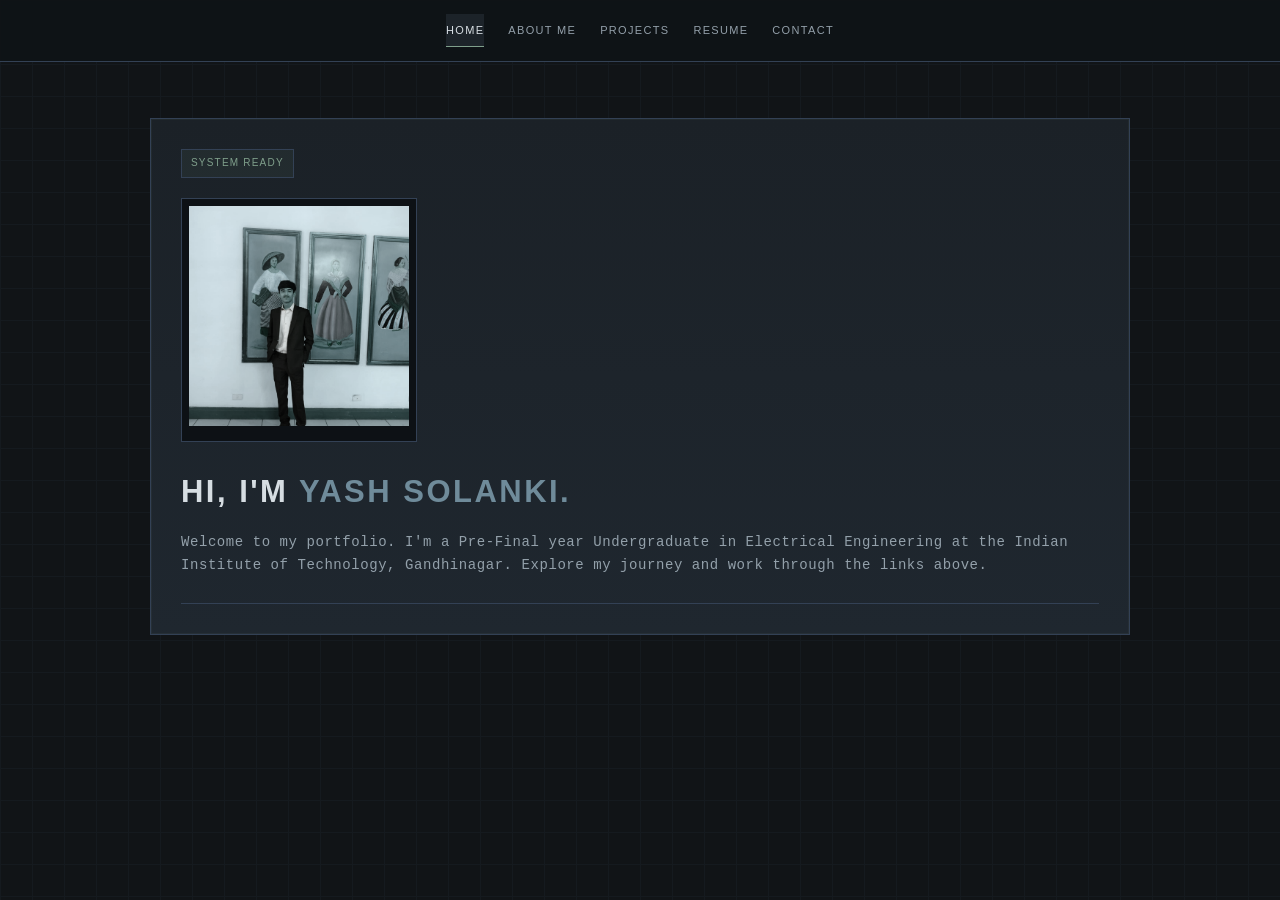
<file: index.html>
<!DOCTYPE html>
<html lang="en">
<head>
  <meta charset="UTF-8">
  <meta name="viewport" content="width=device-width, initial-scale=1.0">
  <title>Yash Solanki | Portfolio</title>
  <meta name="description" content="Portfolio of Yash Solanki, Undergraduate in Electrical Engineering at IIT Gandhinagar.">
  <link rel="stylesheet" href="https://cdnjs.cloudflare.com/ajax/libs/animate.css/4.1.1/animate.min.css" />
  <link rel="stylesheet" href="styles.css">

</head>
<body>

  <nav>
    <a href="index.html" class="active">Home</a>
    <a href="about.html">About Me</a>
    <a href="project.html">Projects</a>
    <a href="resume.html">Resume</a>
    <a href="contacts.html">Contact</a>
  </nav>

  <main class="container animate__animated animate__fadeInUp">
    <div class="badge animate__animated animate__fadeInDown animate__delay-1s">System Ready</div>
    
    <div class="image-wrapper animate__animated animate__zoomIn">
      <img src="WhatsApp Image 2025-08-01 at 12.23.41_679ec9ae.jpg" alt="Yash Solanki" class="profile-img">
    </div>

    <h1 class="animate__animated animate__fadeInUp animate__delay-1s">
      Hi, I'm <span>Yash Solanki.</span>
    </h1>
    
    <p class="animate__animated animate__fadeInUp animate__delay-1s">
      Welcome to my portfolio. I'm a Pre-Final year Undergraduate in Electrical Engineering at the Indian Institute of Technology, Gandhinagar. Explore my journey and work through the links above.
    </p>

    <div class="footer-line animate__animated animate__fadeIn animate__delay-2s"></div>
  </main>
 <script data-goatcounter="https://yash.goatcounter.com/count"
            async src="//gc.zgo.at/count.js"></script>
</body>
</html>
</file>
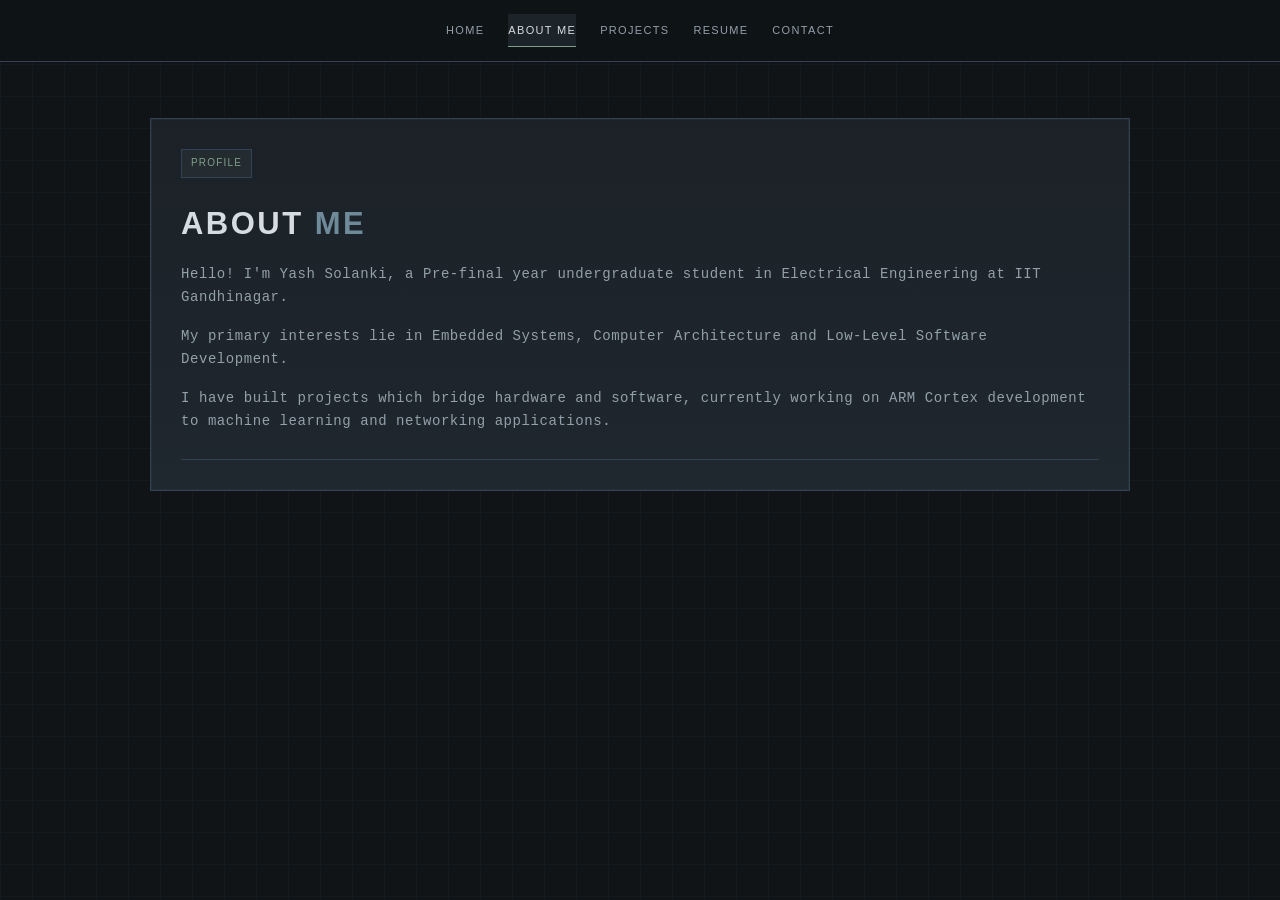
<file: about.html>
<!DOCTYPE html>
<html lang="en">
<head>
<meta charset="UTF-8">
<meta name="viewport" content="width=device-width, initial-scale=1.0">
<title>About Me | Yash Solanki</title>
<link rel="stylesheet" href="https://cdnjs.cloudflare.com/ajax/libs/animate.css/4.1.1/animate.min.css" />
<link rel="stylesheet" href="styles.css">
</head>
<body>
<nav>
<a href="index.html">Home</a>
<a href="about.html" class="active">About Me</a>
<a href="project.html">Projects</a>
<a href="resume.html">Resume</a>
<a href="contacts.html">Contact</a>
</nav>
<main class="container animate__animated animate__fadeInUp">
<div class="badge">Profile</div>
<h1>About <span>Me</span></h1>
<p>Hello! I'm Yash Solanki, a Pre-final year undergraduate student in Electrical Engineering at IIT Gandhinagar.</p>
<p>My primary interests lie in Embedded Systems, Computer Architecture and Low-Level Software Development.</p>
<p>I have built projects which bridge hardware and software, currently working on ARM Cortex development to machine learning and networking applications.</p>
<div class="footer-line"></div>
</main>
</body></html>
</file>
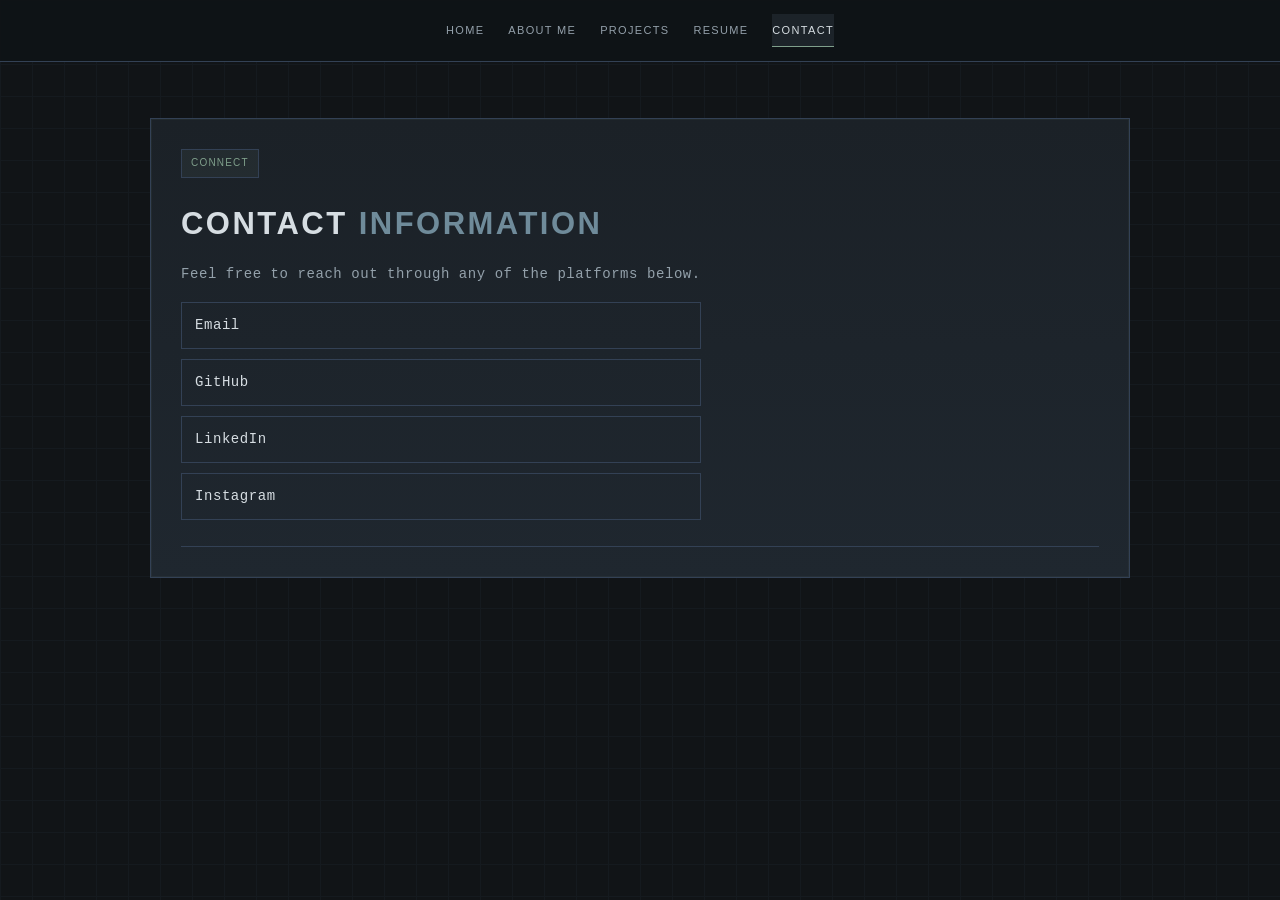
<file: contacts.html>
<!DOCTYPE html>
<html lang="en">
<head>
<meta charset="UTF-8">
<meta name="viewport" content="width=device-width, initial-scale=1.0">
<title>Contact | Yash Solanki</title>
<link rel="stylesheet" href="https://cdnjs.cloudflare.com/ajax/libs/animate.css/4.1.1/animate.min.css" />
<link rel="stylesheet" href="styles.css">
</head>
<body>
<nav>
<a href="index.html">Home</a>
<a href="about.html">About Me</a>
<a href="project.html">Projects</a>
<a href="resume.html">Resume</a>
<a href="contacts.html" class="active">Contact</a>
</nav>
<main class="container animate__animated animate__fadeInUp">
<div class="badge">Connect</div>
<h1>Contact <span>Information</span></h1>
<p>Feel free to reach out through any of the platforms below.</p>
<div class="contact-links">
<a href="mailto:24110349@iitgn.ac.in">Email</a>
<a href="https://github.com/yashsolanki1166" target="_blank">GitHub</a>
<a href="https://www.linkedin.com/in/yash-solanki-505558320" target="_blank">LinkedIn</a>
<a href="https://www.instagram.com/yash__.solanki/" target="_blank">Instagram</a>
</div>
<div class="footer-line"></div>
</main>
</body></html>
</file>
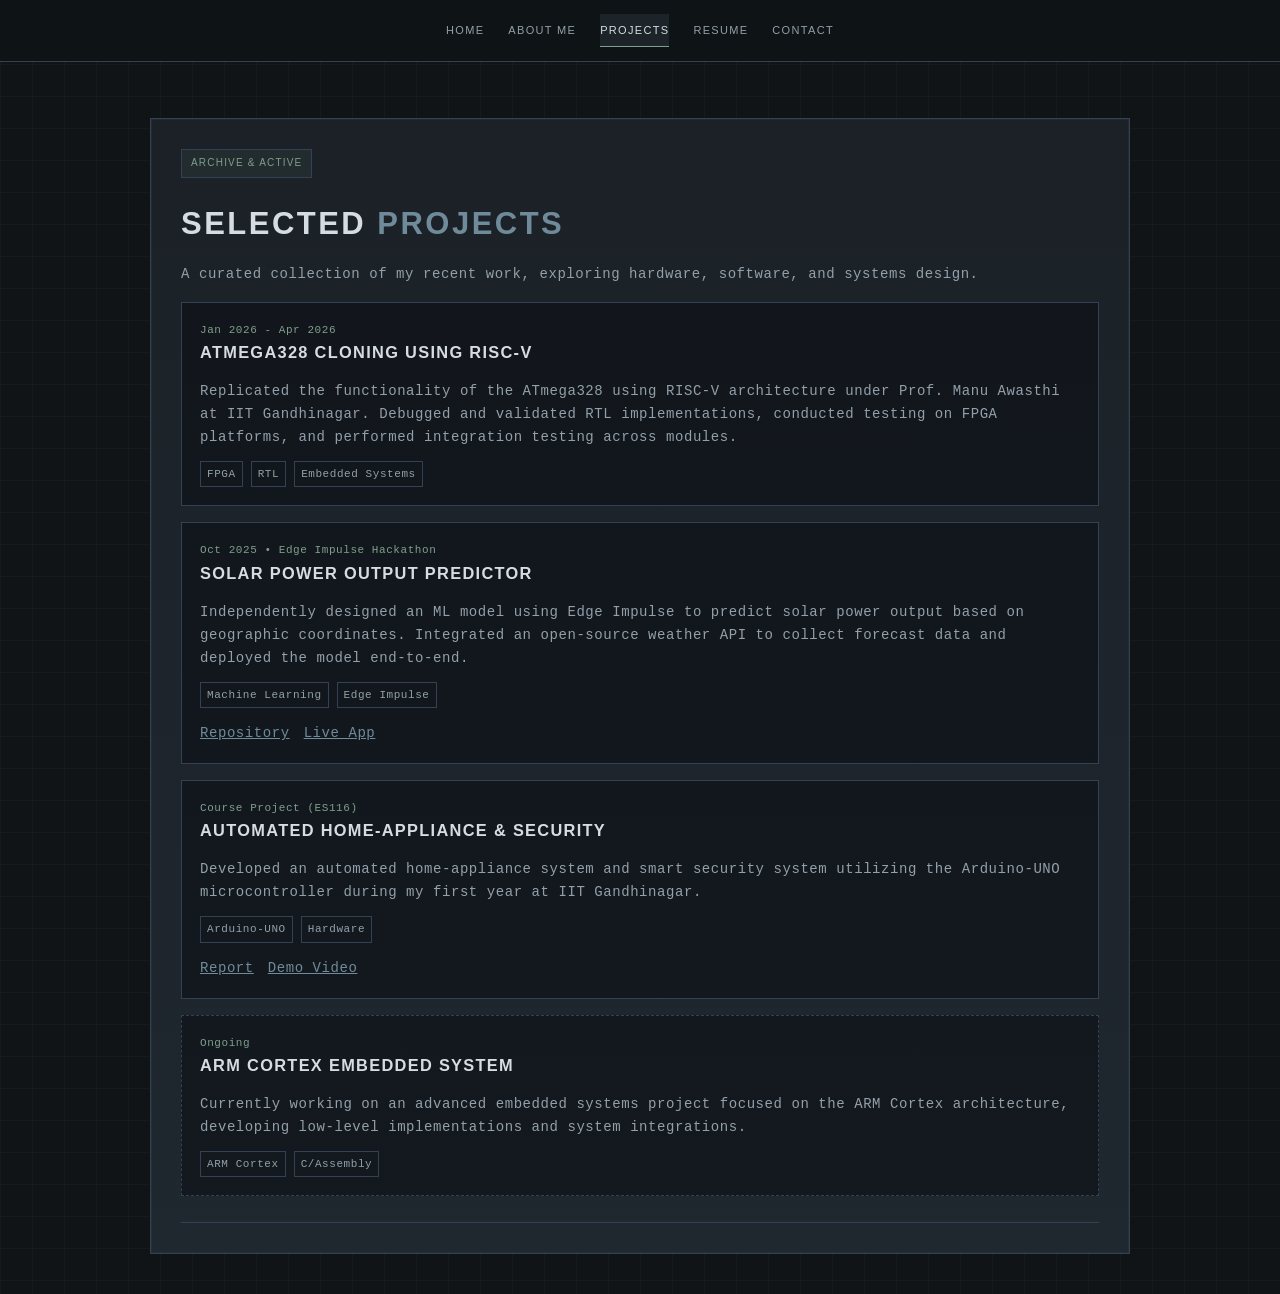
<file: project.html>
<!DOCTYPE html>
<html lang="en">
<head>
  <meta charset="UTF-8">
  <meta name="viewport" content="width=device-width, initial-scale=1.0">
  <title>Yash Solanki | Projects</title>
  <meta name="description" content="Projects by Yash Solanki.">
  <link rel="stylesheet" href="https://cdnjs.cloudflare.com/ajax/libs/animate.css/4.1.1/animate.min.css" />
  <link rel="stylesheet" href="styles.css">
</head>
<body>

  <nav>
    <a href="index.html">Home</a>
    <a href="about.html">About Me</a>
    <a href="project.html" class="active">Projects</a>
    <a href="resume.html">Resume</a>
    <a href="contacts.html">Contact</a>
  </nav>

  <main class="container animate__animated animate__fadeInUp">
    <div class="badge animate__animated animate__fadeInDown animate__delay-1s">Archive & Active</div>
    
    <h1 class="animate__animated animate__fadeInUp animate__delay-1s">
      Selected <span>Projects</span>
    </h1>
    
    <p class="animate__animated animate__fadeInUp animate__delay-1s">
      A curated collection of my recent work, exploring hardware, software, and systems design.
    </p>

    <div class="projects-grid animate__animated animate__fadeInUp animate__delay-1s">
      
      <!-- Project 1: RISC-V -->
      <div class="project-card">
        <div class="resume-project-meta">Jan 2026 - Apr 2026</div>
        <h3>ATmega328 Cloning using RISC-V</h3>
        <p>Replicated the functionality of the ATmega328 using RISC-V architecture under Prof. Manu Awasthi at IIT Gandhinagar. Debugged and validated RTL implementations, conducted testing on FPGA platforms, and performed integration testing across modules.</p>
        <div class="tag-row">
          <span class="tag">FPGA</span>
          <span class="tag">RTL</span>
          <span class="tag">Embedded Systems</span>
        </div>
      </div>

      <!-- Project 2: Solar Power -->
      <div class="project-card">
        <div class="resume-project-meta">Oct 2025 • Edge Impulse Hackathon</div>
        <h3>Solar Power Output Predictor</h3>
        <p>Independently designed an ML model using Edge Impulse to predict solar power output based on geographic coordinates. Integrated an open-source weather API to collect forecast data and deployed the model end-to-end.</p>
        <div class="tag-row" style="margin-bottom: 14px;">
          <span class="tag">Machine Learning</span>
          <span class="tag">Edge Impulse</span>
        </div>
        <div class="link-row">
          <a href="https://github.com/yashsolanki1166/Solar_power_predictor.git" class="project-link" target="_blank">Repository</a>
          <a href="https://yashsolanki1166.github.io/Solar_power_predictor/" class="project-link" target="_blank">Live App</a>
        </div>
      </div>

      <!-- Project 3: First Year -->
      <div class="project-card">
        <div class="resume-project-meta">Course Project (ES116)</div>
        <h3>Automated Home-Appliance & Security</h3>
        <p>Developed an automated home-appliance system and smart security system utilizing the Arduino-UNO microcontroller during my first year at IIT Gandhinagar.</p>
        <div class="tag-row" style="margin-bottom: 14px;">
          <span class="tag">Arduino-UNO</span>
          <span class="tag">Hardware</span>
        </div>
        <div class="link-row">
          <a href="https://iitgnacin-my.sharepoint.com/:b:/g/personal/24110349_iitgn_ac_in/EbL92Sp5th1HomqOLx0fOdMBDM-ZzD2olYbpY5ki3B_prg?e=Y4gu9L" class="project-link" target="_blank">Report</a>
          <a href="https://youtu.be/23HQKJx4GrU?si=7Vbr-AIIQq3Dj8wK" class="project-link" target="_blank">Demo Video</a>
        </div>
      </div>

      <!-- Project 4: Ongoing ARM Cortex -->
      <div class="project-card" style="border-style: dashed;">
        <div class="resume-project-meta">Ongoing</div>
        <h3>ARM Cortex Embedded System</h3>
        <p>Currently working on an advanced embedded systems project focused on the ARM Cortex architecture, developing low-level implementations and system integrations.</p>
        <div class="tag-row">
          <span class="tag">ARM Cortex</span>
          <span class="tag">C/Assembly</span>
        </div>
      </div>


    </div>

    <div class="footer-line animate__animated animate__fadeIn animate__delay-2s"></div>
  </main>

</body>
</html>
</file>
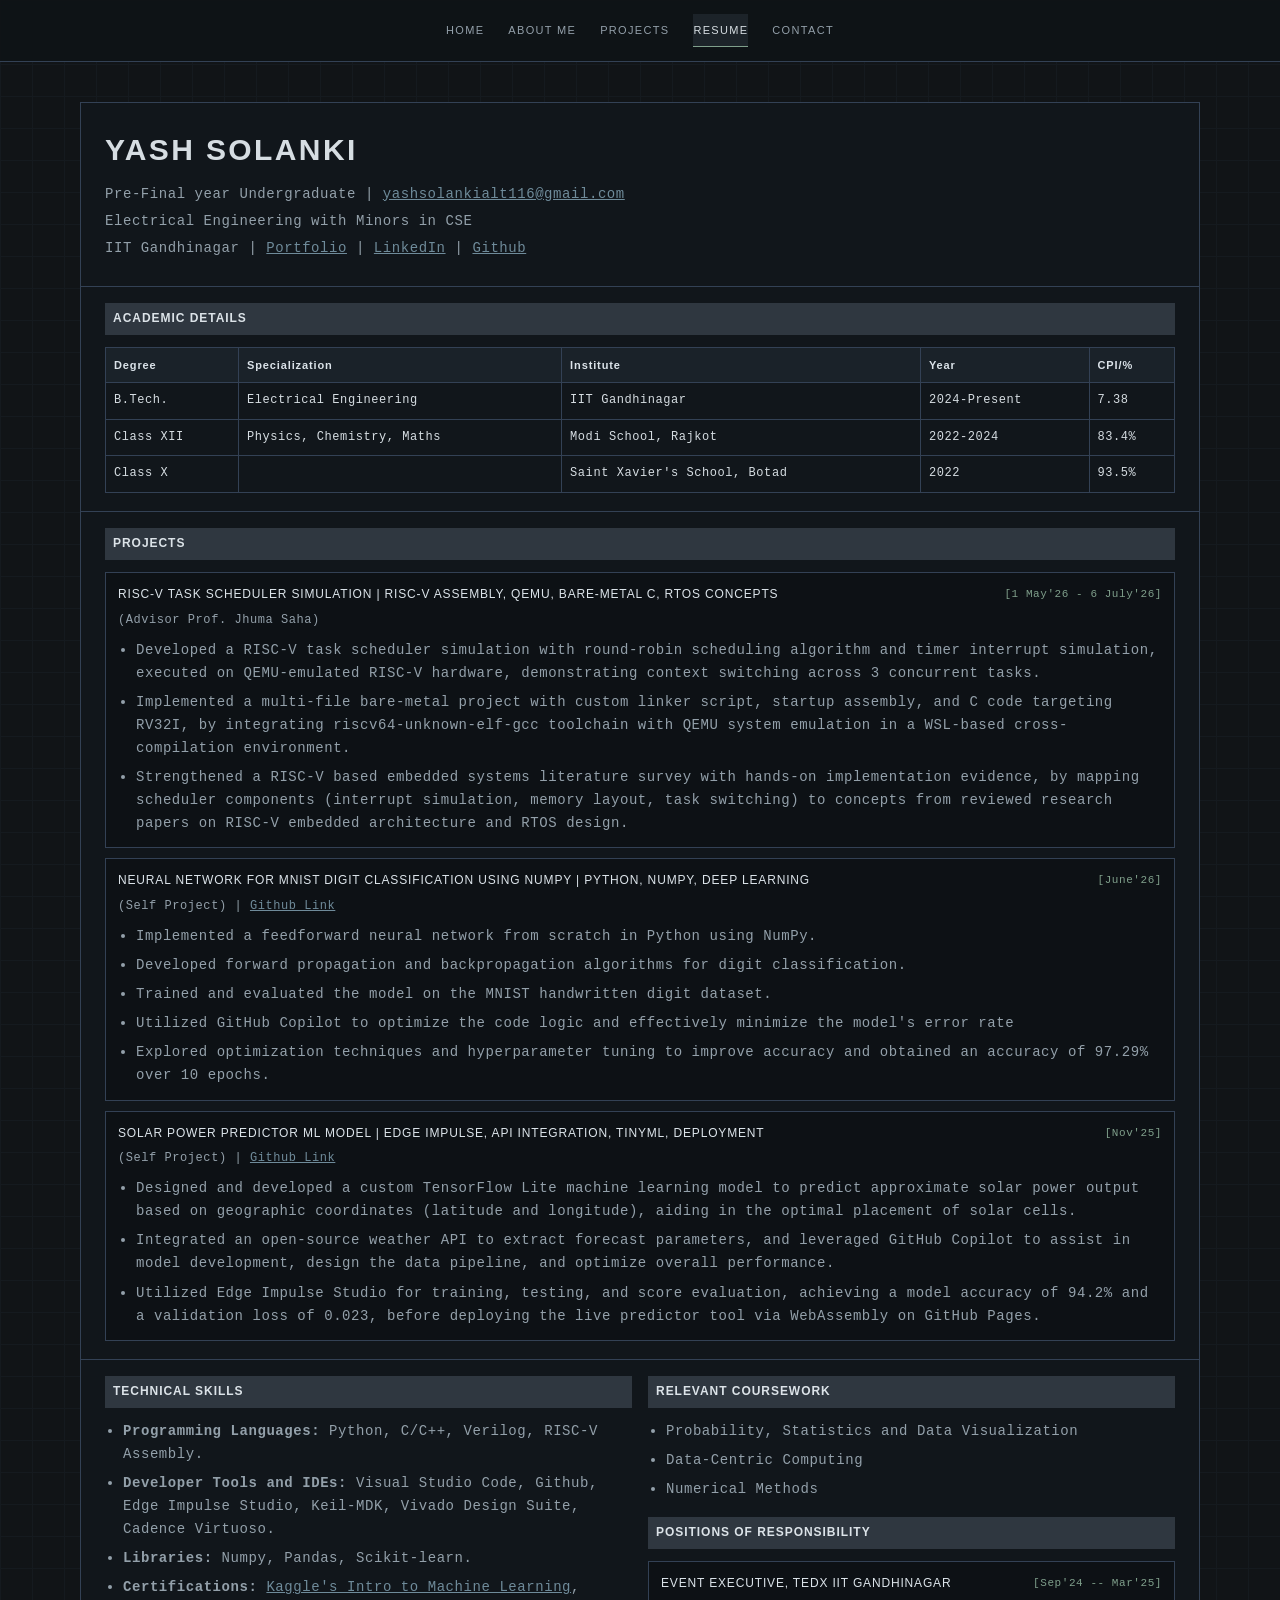
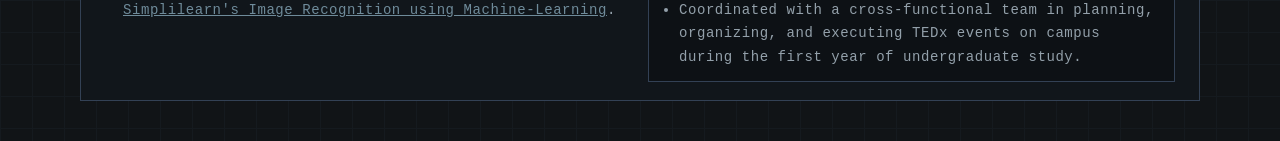
<file: resume.html>
<!DOCTYPE html>
<html lang="en">
<head>
  <meta charset="UTF-8">
  <meta name="viewport" content="width=device-width, initial-scale=1.0">
  <title>Yash Solanki | Resume</title>
  <meta name="description" content="Resume of Yash Solanki.">
  <link rel="stylesheet" href="https://cdnjs.cloudflare.com/ajax/libs/animate.css/4.1.1/animate.min.css" />
  <link rel="stylesheet" href="styles.css">
</head>
<body>
  <nav>
    <a href="index.html">Home</a>
    <a href="about.html">About Me</a>
    <a href="project.html">Projects</a>
    <a href="resume.html" class="active">Resume</a>
    <a href="contacts.html">Contact</a>
  </nav>

  <main class="resume-shell animate__animated animate__fadeInUp">
    <header class="resume-head">
      <h1 class="resume-name">Yash Solanki</h1>
      <div class="resume-lines">
        <div>Pre-Final year Undergraduate | <a href="mailto:yash.solanki@iitgn.ac.in">yashsolankialt116@gmail.com</a></div>
        <div>Electrical Engineering with Minors in CSE</div>
        <div>
          IIT Gandhinagar |
          <a href="https://yashsolanki1166.github.io/my-website/index.html" target="_blank" rel="noopener noreferrer">Portfolio</a> |
          <a href="https://www.linkedin.com/in/yash-solanki-505558320/" target="_blank" rel="noopener noreferrer">LinkedIn</a> |
          <a href="https://github.com/yashsolanki1166" target="_blank" rel="noopener noreferrer">Github</a>
        </div>
      </div>
    </header>

    <section class="resume-section">
      <h2 class="resume-title">ACADEMIC DETAILS</h2>
      <table class="resume-table">
        <thead>
          <tr>
            <th>Degree</th>
            <th>Specialization</th>
            <th>Institute</th>
            <th>Year</th>
            <th>CPI/%</th>
          </tr>
        </thead>
        <tbody>
          <tr>
            <td>B.Tech.</td>
            <td>Electrical Engineering</td>
            <td>IIT Gandhinagar</td>
            <td>2024-Present</td>
            <td>7.38</td>
          </tr>
          <tr>
            <td>Class XII</td>
            <td>Physics, Chemistry, Maths</td>
            <td>Modi School, Rajkot</td>
            <td>2022-2024</td>
            <td>83.4%</td>
          </tr>
          <tr>
            <td>Class X</td>
            <td></td>
            <td>Saint Xavier's School, Botad</td>
            <td>2022</td>
            <td>93.5%</td>
          </tr>
        </tbody>
      </table>
    </section>

    <section class="resume-section">
      <h2 class="resume-title">PROJECTS</h2>

      <article class="resume-project">
        <div class="resume-project-head">
          <div class="resume-project-name">RISC-V Task Scheduler Simulation | RISC-V assembly, QEMU, Bare-metal C, RTOS Concepts</div>
          <div class="resume-project-meta">[1 May'26 - 6 July'26]</div>
        </div>
        <p class="resume-subline">(Advisor Prof. Jhuma Saha)</p>
        <ul class="resume-list">
          <li>Developed a RISC-V task scheduler simulation with round-robin scheduling algorithm and timer interrupt simulation, executed on QEMU-emulated RISC-V hardware, demonstrating context switching across 3 concurrent tasks.</li>
          <li>Implemented a multi-file bare-metal project with custom linker script, startup assembly, and C code targeting RV32I, by integrating riscv64-unknown-elf-gcc toolchain with QEMU system emulation in a WSL-based cross-compilation environment.</li>
          <li>Strengthened a RISC-V based embedded systems literature survey with hands-on implementation evidence, by mapping scheduler components (interrupt simulation, memory layout, task switching) to concepts from reviewed research papers on RISC-V embedded architecture and RTOS design.</li>
        </ul>
      </article>

      <article class="resume-project">
        <div class="resume-project-head">
          <div class="resume-project-name">Neural Network for MNIST Digit Classification using Numpy | Python, NumPy, Deep Learning</div>
          <div class="resume-project-meta">[June'26]</div>
        </div>
        <p class="resume-subline">(Self Project) | <a href="https://github.com/yashsolanki1166/Neural-Network-from-scratch-using-Numpy." target="_blank" rel="noopener noreferrer">Github Link</a></p>
        <ul class="resume-list">
          <li>Implemented a feedforward neural network from scratch in Python using NumPy.</li>
          <li>Developed forward propagation and backpropagation algorithms for digit classification.</li>
          <li>Trained and evaluated the model on the MNIST handwritten digit dataset.</li>
          <li>Utilized GitHub Copilot to optimize the code logic and effectively minimize the model's error rate</li>
          <li>Explored optimization techniques and hyperparameter tuning to improve accuracy and obtained an accuracy of 97.29% over 10 epochs.</li>
        </ul>
      </article>

      <article class="resume-project">
        <div class="resume-project-head">
          <div class="resume-project-name">Solar Power Predictor ML model | Edge Impulse, API Integration, TinyML, Deployment</div>
          <div class="resume-project-meta">[Nov'25]</div>
        </div>
        <p class="resume-subline">(Self Project) | <a href="https://github.com/yashsolanki1166/Solar_power_predictor" target="_blank" rel="noopener noreferrer">Github Link</a></p>
        <ul class="resume-list">
          <li>Designed and developed a custom TensorFlow Lite machine learning model to predict approximate solar power output based on geographic coordinates (latitude and longitude), aiding in the optimal placement of solar cells.</li>
          <li>Integrated an open-source weather API to extract forecast parameters, and leveraged GitHub Copilot to assist in model development, design the data pipeline, and optimize overall performance.</li>
          <li>Utilized Edge Impulse Studio for training, testing, and score evaluation, achieving a model accuracy of 94.2% and a validation loss of 0.023, before deploying the live predictor tool via WebAssembly on GitHub Pages.</li>
        </ul>
      </article>
    </section>

    <section class="resume-section two-col">
      <div>
        <h2 class="resume-title">TECHNICAL SKILLS</h2>
        <ul class="resume-list">
          <li><strong>Programming Languages:</strong> Python, C/C++, Verilog, RISC-V Assembly.</li>
          <li><strong>Developer Tools and IDEs:</strong> Visual Studio Code, Github, Edge Impulse Studio, Keil-MDK, Vivado Design Suite, Cadence Virtuoso.</li>
          <li><strong>Libraries:</strong> Numpy, Pandas, Scikit-learn.</li>
          <li><strong>Certifications:</strong> <a href="https://drive.google.com/file/d/1vTpJTAJp4rocr5p51_iWa1RAUxQVrdfA/view" target="_blank" rel="noopener noreferrer">Kaggle's Intro to Machine Learning</a>, <a href="https://certificates.simplicdn.net/share/8395109_86526061748343813333.png" target="_blank" rel="noopener noreferrer">Simplilearn's Image Recognition using Machine-Learning</a>.</li>
        </ul>
      </div>

      <div>
        <h2 class="resume-title">RELEVANT COURSEWORK</h2>
        <ul class="resume-list">
          <li>Probability, Statistics and Data Visualization</li>
          <li>Data-Centric Computing</li>
          <li>Numerical Methods</li>
        </ul>

        <h2 class="resume-title" style="margin-top: 16px;">POSITIONS OF RESPONSIBILITY</h2>
        <div class="resume-project">
          <div class="resume-project-head">
            <div class="resume-project-name">Event Executive, TEDx IIT Gandhinagar</div>
            <div class="resume-project-meta">[Sep'24 -- Mar'25]</div>
          </div>
          <ul class="resume-list">
            <li>Coordinated with a cross-functional team in planning, organizing, and executing TEDx events on campus during the first year of undergraduate study.</li>
          </ul>
        </div>
      </div>
    </section>
  </main>
</body>
</html>
</file>
<file: styles.css>
:root {
  --bg-main: #111417;
  --bg-grid: #151a1f;
  --panel: #1b2127;
  --panel-alt: #1f272f;
  --nav: #0f1317;
  --text-main: #d6dde2;
  --text-muted: #93a0aa;
  --border: #334155;
  --accent: #6f8b9a;
  --accent-alt: #7f9f8b;
  --hover-wash: rgba(111, 139, 154, 0.14);
}

* {
  box-sizing: border-box;
  border-radius: 0 !important;
}

html,
body {
  margin: 0;
  padding: 0;
}

body {
  font-family: "Courier New", "Roboto Mono", "SFMono-Regular", Menlo, Consolas, monospace;
  font-size: 14px;
  line-height: 1.65;
  letter-spacing: 0.04em;
  color: var(--text-main);
  background-color: var(--bg-main);
  background-image:
    linear-gradient(var(--bg-grid) 1px, transparent 1px),
    linear-gradient(90deg, var(--bg-grid) 1px, transparent 1px);
  background-size: 32px 32px;
  min-height: 100vh;
}

nav {
  width: 100%;
  display: flex;
  justify-content: center;
  gap: 24px;
  padding: 14px 18px;
  position: sticky;
  top: 0;
  z-index: 40;
  background: rgba(15, 19, 23, 0.95);
  border-bottom: 1px solid var(--border);
  backdrop-filter: blur(5px);
}

nav a {
  color: var(--text-muted);
  text-decoration: none;
  text-transform: uppercase;
  font-family: "Helvetica Neue", Helvetica, Arial, sans-serif;
  font-size: 11px;
  letter-spacing: 0.12em;
  padding: 7px 0;
  border-bottom: 1px solid transparent;
  transition: color 0.2s ease, border-color 0.2s ease, background-color 0.2s ease;
}

nav a:hover,
nav a.active {
  color: var(--text-main);
  border-color: var(--accent-alt);
  background-color: var(--hover-wash);
}

.container {
  width: min(980px, 92%);
  margin: 56px auto 40px;
  padding: 30px;
  border: 1px solid var(--border);
  background: linear-gradient(180deg, var(--panel), var(--panel-alt));
  box-shadow: 0 0 0 1px rgba(127, 159, 139, 0.07) inset;
  text-align: left;
}

.badge {
  width: fit-content;
  font-family: "Helvetica Neue", Helvetica, Arial, sans-serif;
  font-size: 10px;
  text-transform: uppercase;
  letter-spacing: 0.12em;
  color: var(--accent-alt);
  border: 1px solid var(--border);
  padding: 5px 9px;
  margin-bottom: 20px;
  background-color: rgba(127, 159, 139, 0.08);
}

h1,
h2,
h3,
h4 {
  font-family: "Helvetica Neue", Helvetica, Arial, sans-serif;
  letter-spacing: 0.08em;
  text-transform: uppercase;
  margin: 0 0 14px;
  color: var(--text-main);
  font-weight: 600;
}

h1 {
  font-size: clamp(20px, 3vw, 31px);
}

h1 span,
a,
.project-link {
  color: var(--accent);
}

p {
  margin: 0 0 16px;
  color: var(--text-muted);
}

.footer-line {
  width: 100%;
  height: 1px;
  background-color: var(--border);
  margin-top: 26px;
}

.image-wrapper {
  width: fit-content;
  border: 1px solid var(--border);
  padding: 7px;
  margin-bottom: 24px;
  background-color: #0d1115;
}

.profile-img {
  width: 220px;
  height: 220px;
  object-fit: cover;
  filter: grayscale(62%) saturate(60%) contrast(1.05) sepia(10%) hue-rotate(155deg);
  transition: filter 0.2s steps(4, end), transform 0.2s steps(4, end), brightness 0.2s steps(4, end);
}

.image-wrapper:hover .profile-img {
  filter: grayscale(20%) saturate(84%) contrast(1.16) sepia(8%) hue-rotate(155deg);
  transform: scale(1.01);
  brightness: 1.12;
}

.projects-grid {
  display: grid;
  gap: 16px;
}

.project-card {
  border: 1px solid var(--border);
  padding: 18px;
  background: rgba(8, 11, 14, 0.45);
  transition: border-color 0.2s ease, background-color 0.2s ease;
}

.project-card:hover {
  border-color: var(--accent-alt);
  background-color: var(--hover-wash);
}

.project-card h3 {
  margin-top: 0;
}

.project-card p {
  margin-bottom: 12px;
}

.tag-row {
  margin-top: 12px;
  display: flex;
  gap: 8px;
  flex-wrap: wrap;
}

.tag {
  font-size: 11px;
  border: 1px solid var(--border);
  color: var(--text-muted);
  padding: 3px 6px;
}

.link-row {
  display: flex;
  gap: 14px;
  flex-wrap: wrap;
}

.contact-links {
  display: grid;
  gap: 10px;
  max-width: 520px;
}

.contact-links a {
  display: block;
  text-decoration: none;
  color: var(--text-main);
  border: 1px solid var(--border);
  padding: 11px 13px;
  transition: background-color 0.2s ease, color 0.2s ease;
}

.contact-links a:hover {
  color: var(--accent-alt);
  background-color: var(--hover-wash);
}

.resume-shell {
  width: min(1120px, 96%);
  margin: 40px auto;
  border: 1px solid var(--border);
  background: #11161b;
}

.resume-head {
  padding: 22px 24px;
  border-bottom: 1px solid var(--border);
}

.resume-name {
  margin: 0;
  font-size: clamp(20px, 2.8vw, 30px);
}

.resume-lines {
  margin-top: 8px;
  color: var(--text-muted);
}

.resume-lines div {
  margin-bottom: 4px;
}

.resume-section {
  padding: 16px 24px 18px;
  border-bottom: 1px solid var(--border);
}

.resume-section:last-of-type {
  border-bottom: 0;
}

.resume-title {
  margin: 0 0 12px;
  padding: 6px 8px;
  background: #2f3740;
  color: #dce3e8;
  font-size: 12px;
}

.resume-table {
  width: 100%;
  border-collapse: collapse;
  font-size: 12px;
}

.resume-table th,
.resume-table td {
  border: 1px solid var(--border);
  padding: 8px;
  text-align: left;
  vertical-align: top;
}

.resume-table th {
  color: #dbe3e9;
  background: #1a2229;
  font-family: "Helvetica Neue", Helvetica, Arial, sans-serif;
  font-size: 11px;
  letter-spacing: 0.08em;
}

.resume-project {
  border: 1px solid var(--border);
  padding: 12px;
  margin-bottom: 10px;
  background: rgba(8, 11, 14, 0.42);
}

.resume-project:last-child {
  margin-bottom: 0;
}

.resume-project-head {
  display: flex;
  justify-content: space-between;
  gap: 12px;
  flex-wrap: wrap;
  margin-bottom: 6px;
}

.resume-project-name {
  color: #dce4ea;
  font-family: "Helvetica Neue", Helvetica, Arial, sans-serif;
  font-size: 12px;
  letter-spacing: 0.07em;
  text-transform: uppercase;
}

.resume-project-meta {
  color: var(--accent-alt);
  font-size: 11px;
}

.resume-subline {
  margin: 0 0 8px;
  color: var(--text-muted);
  font-size: 12px;
}

.resume-list {
  margin: 0;
  padding-left: 18px;
  color: var(--text-muted);
}

.resume-list li {
  margin-bottom: 6px;
}

.resume-list li:last-child {
  margin-bottom: 0;
}

.two-col {
  display: grid;
  gap: 16px;
  grid-template-columns: repeat(2, minmax(0, 1fr));
}

@media (max-width: 900px) {
  .two-col {
    grid-template-columns: 1fr;
  }
}

@media (max-width: 700px) {
  nav {
    gap: 14px;
    padding: 11px;
    flex-wrap: wrap;
  }

  nav a {
    font-size: 10px;
  }

  .container,
  .resume-head,
  .resume-section {
    padding: 16px;
  }

  .resume-table {
    display: block;
    overflow-x: auto;
  }
}
</file>
